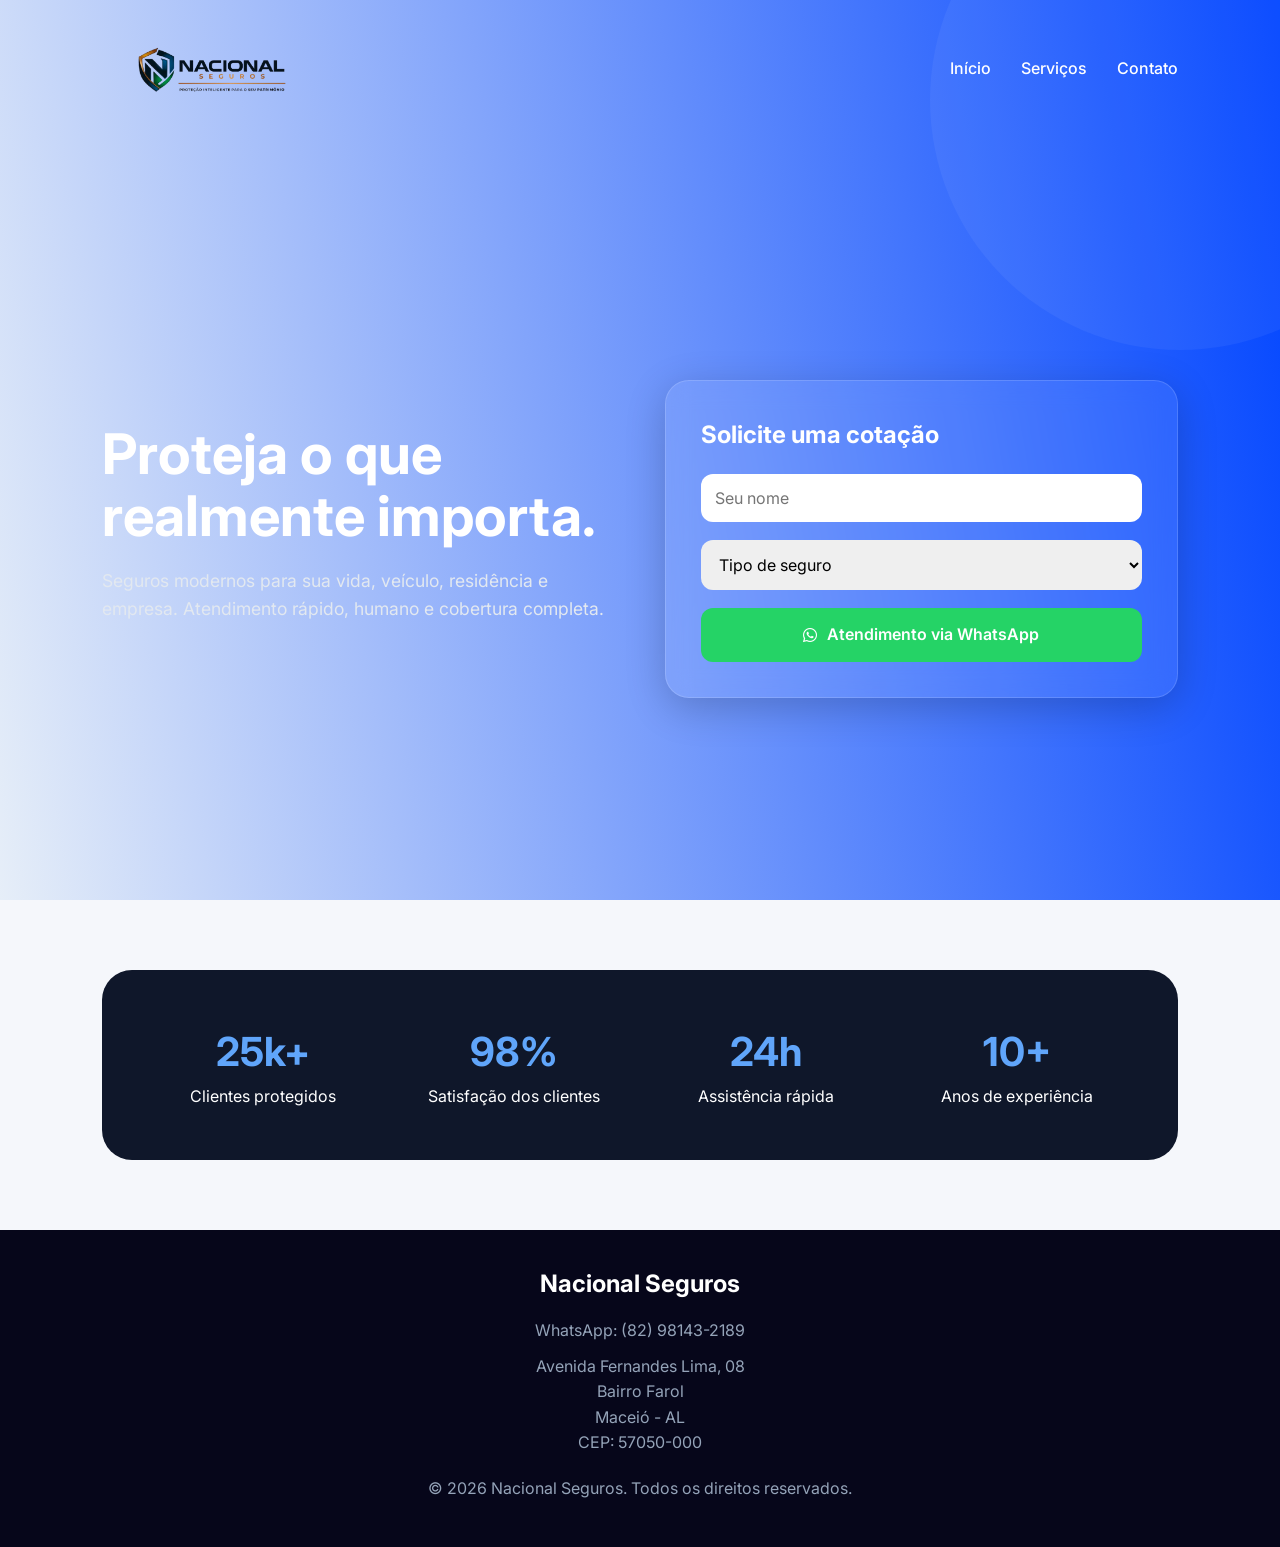
<file: index.html>
<!DOCTYPE html>
<html lang="pt-BR">
<head>
  <meta charset="UTF-8" />
  <meta name="viewport" content="width=device-width, initial-scale=1.0"/>
  <title>Nacional Seguros</title>
  <link rel="shortcut icon" href="images/logo_topo.png" type="image/png">
  <link rel="preconnect" href="https://fonts.googleapis.com">
  <link rel="preconnect" href="https://fonts.gstatic.com" crossorigin>

  <link href="https://fonts.googleapis.com/css2?family=Inter:wght@300;400;500;600;700&display=swap" rel="stylesheet">

  <!-- Font Awesome -->
  <link rel="stylesheet"
    href="https://cdnjs.cloudflare.com/ajax/libs/font-awesome/6.5.1/css/all.min.css"/>
  <link rel="stylesheet" href="css/style.css" />

</head>

<body>

<header id="inicio">

  <nav>

    <div class="logo">
        <span><img src="images/Logo_Nacional-removebg-preview.png" alt="Logo_nacional"></span>
    </div>

    <ul>
      <li><a href="index.html">Início</a></li>
      <li><a href="paginas/servicos.html">Serviços</a></li>
      <li><a href="paginas/contato.html">Contato</a></li>
    </ul>

    <button class="nav-toggle" id="navToggle" aria-label="Menu">
      <span></span><span></span><span></span>
    </button>

  </nav>

  <div class="hero">

    <div class="hero-text">

      <h1>Proteja o que realmente importa.</h1>

      <p>
        Seguros modernos para sua vida, veículo, residência e empresa.
        Atendimento rápido, humano e cobertura completa.
      </p>

      

    </div>

    <div class="hero-card">

      <h3>Solicite uma cotação</h3>

      <form class="quote-form">

        <input type="text" placeholder="Seu nome">

        <select>
          <option>Tipo de seguro</option>
          <option>Seguro Auto</option>
          <option>Seguro Residencial</option>
          <option>Seguro Empresarial</option>
          <option>Seguro de Vida</option>
        </select>
          <a
            href="https://wa.me/5582981432189?text=Olá!%20Gostaria%20de%20fazer%20uma%20cotação%20de%20seguro."
            target="_blank"
            class="btn whatsapp-btn"
          >
            <i class="fa-brands fa-whatsapp"></i>
            Atendimento via WhatsApp
        </a>

      </form>

    </div>

  </div>

</header>

<section>

  <div class="stats">

    <div class="stat">
      <h3>25k+</h3>
      <p>Clientes protegidos</p>
    </div>

    <div class="stat">
      <h3>98%</h3>
      <p>Satisfação dos clientes</p>
    </div>

    <div class="stat">
      <h3>24h</h3>
      <p>Assistência rápida</p>
    </div>

    <div class="stat">
      <h3>10+</h3>
      <p>Anos de experiência</p>
    </div>

  </div>

</section>

<footer>

  <h2>Nacional Seguros</h2>

  <p>WhatsApp: (82) 98143-2189</p>
   <p>
    Avenida Fernandes Lima, 08 <br>
    Bairro Farol <br>
    Maceió - AL <br>
    CEP: 57050-000 
  </p>
  <p style="margin-top:20px;">
    © 2026 Nacional Seguros. Todos os direitos reservados.
  </p>

</footer>

<script>
const toggle = document.getElementById('navToggle');
const navUl = document.querySelector('nav ul');

toggle.addEventListener('click', () => {
  toggle.classList.toggle('open');
  navUl.classList.toggle('open');
});

// Fecha ao clicar em qualquer link
navUl.querySelectorAll('a').forEach(link => {
  link.addEventListener('click', () => {
    toggle.classList.remove('open');
    navUl.classList.remove('open');
  });
});
</script>

</body>
</html>
</file>
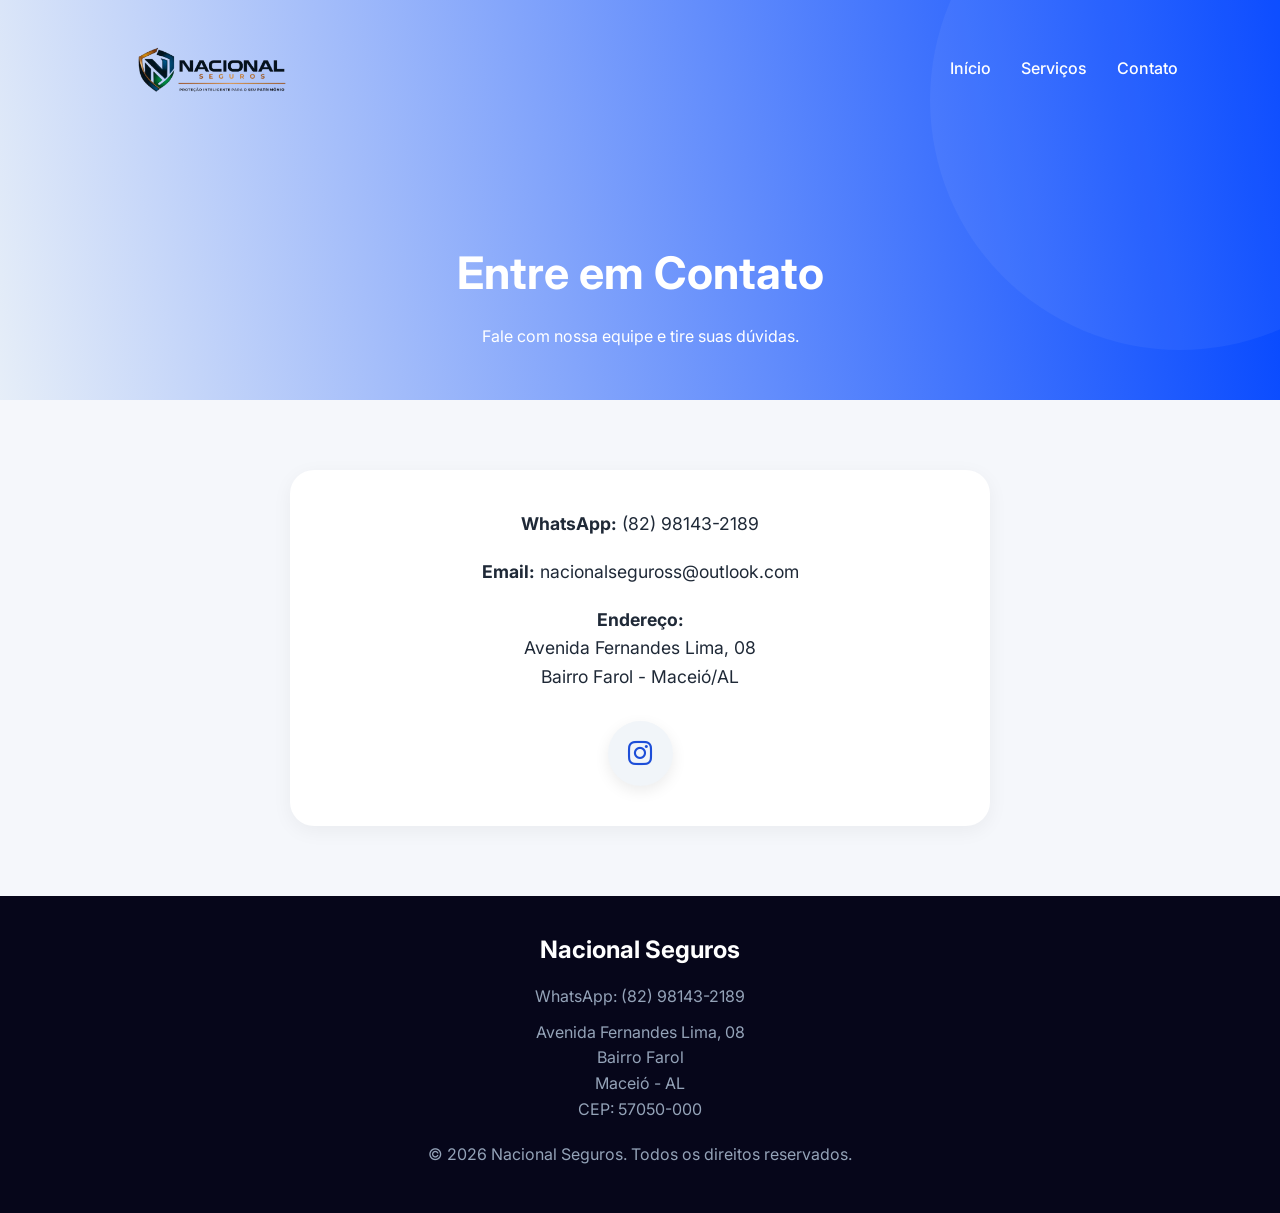
<file: paginas/contato.html>
<!DOCTYPE html>
<html lang="pt-BR">
<head>

  <meta charset="UTF-8">
  <meta name="viewport" content="width=device-width, initial-scale=1.0">

  <title>Contato - Nacional Seguros</title>

  <link rel="preconnect" href="https://fonts.googleapis.com">
  <link rel="preconnect" href="https://fonts.gstatic.com" crossorigin>
   <link rel="shortcut icon" href="../images/logo_topo.png" type="image/png">
  <link
    href="https://fonts.googleapis.com/css2?family=Inter:wght@300;400;500;600;700&display=swap"
    rel="stylesheet"
  />

  <link
    rel="stylesheet"
    href="https://cdnjs.cloudflare.com/ajax/libs/font-awesome/6.5.1/css/all.min.css"
  />

  <link rel="stylesheet" href="../css/style.css">

</head>

<body>

<header class="small-header">

  <nav>

    <div class="logo">
      <img src="../images/Logo_Nacional-removebg-preview.png" alt="Logo_nacional">
    </div>

    <ul>
      <li><a href="../index.html">Início</a></li>
      <li><a href= "servicos.html">Serviços</a></li>
      <li><a href="contato.html">Contato</a></li>
    </ul>

    <button class="nav-toggle" id="navToggle" aria-label="Menu">
      <span></span><span></span><span></span>
    </button>

  </nav>

  <div class="page-title">

    <h1>Entre em Contato</h1>

    <p>
      Fale com nossa equipe e tire suas dúvidas.
    </p>

  </div>

</header>

<section>

  <div class="contact-box">

    <p><strong>WhatsApp:</strong> (82) 98143-2189</p>

    <p><strong>Email:</strong> nacionalseguross@outlook.com</p>

    <p>
      <strong>Endereço:</strong><br>
      Avenida Fernandes Lima, 08<br>
      Bairro Farol - Maceió/AL
    </p>

    <div class="social-icons">

      <a href="https://www.instagram.com/nacionalseguross/" target="_blank">
        <i class="fa-brands fa-instagram"></i>
      </a>

    </div>

  </div>

</section>

<footer>

  <h2>Nacional Seguros</h2>

  <p>WhatsApp: (82) 98143-2189</p>

  <p>
    Avenida Fernandes Lima, 08<br>
    Bairro Farol<br>
    Maceió - AL<br>
    CEP: 57050-000
  </p>

  <p style="margin-top:20px;">
    © 2026 Nacional Seguros. Todos os direitos reservados.
  </p>

</footer>

<script>
const toggle = document.getElementById('navToggle');
const navUl = document.querySelector('nav ul');

toggle.addEventListener('click', () => {
  toggle.classList.toggle('open');
  navUl.classList.toggle('open');
});

// Fecha ao clicar em qualquer link
navUl.querySelectorAll('a').forEach(link => {
  link.addEventListener('click', () => {
    toggle.classList.remove('open');
    navUl.classList.remove('open');
  });
});
</script>
</body>
</html>
</file>
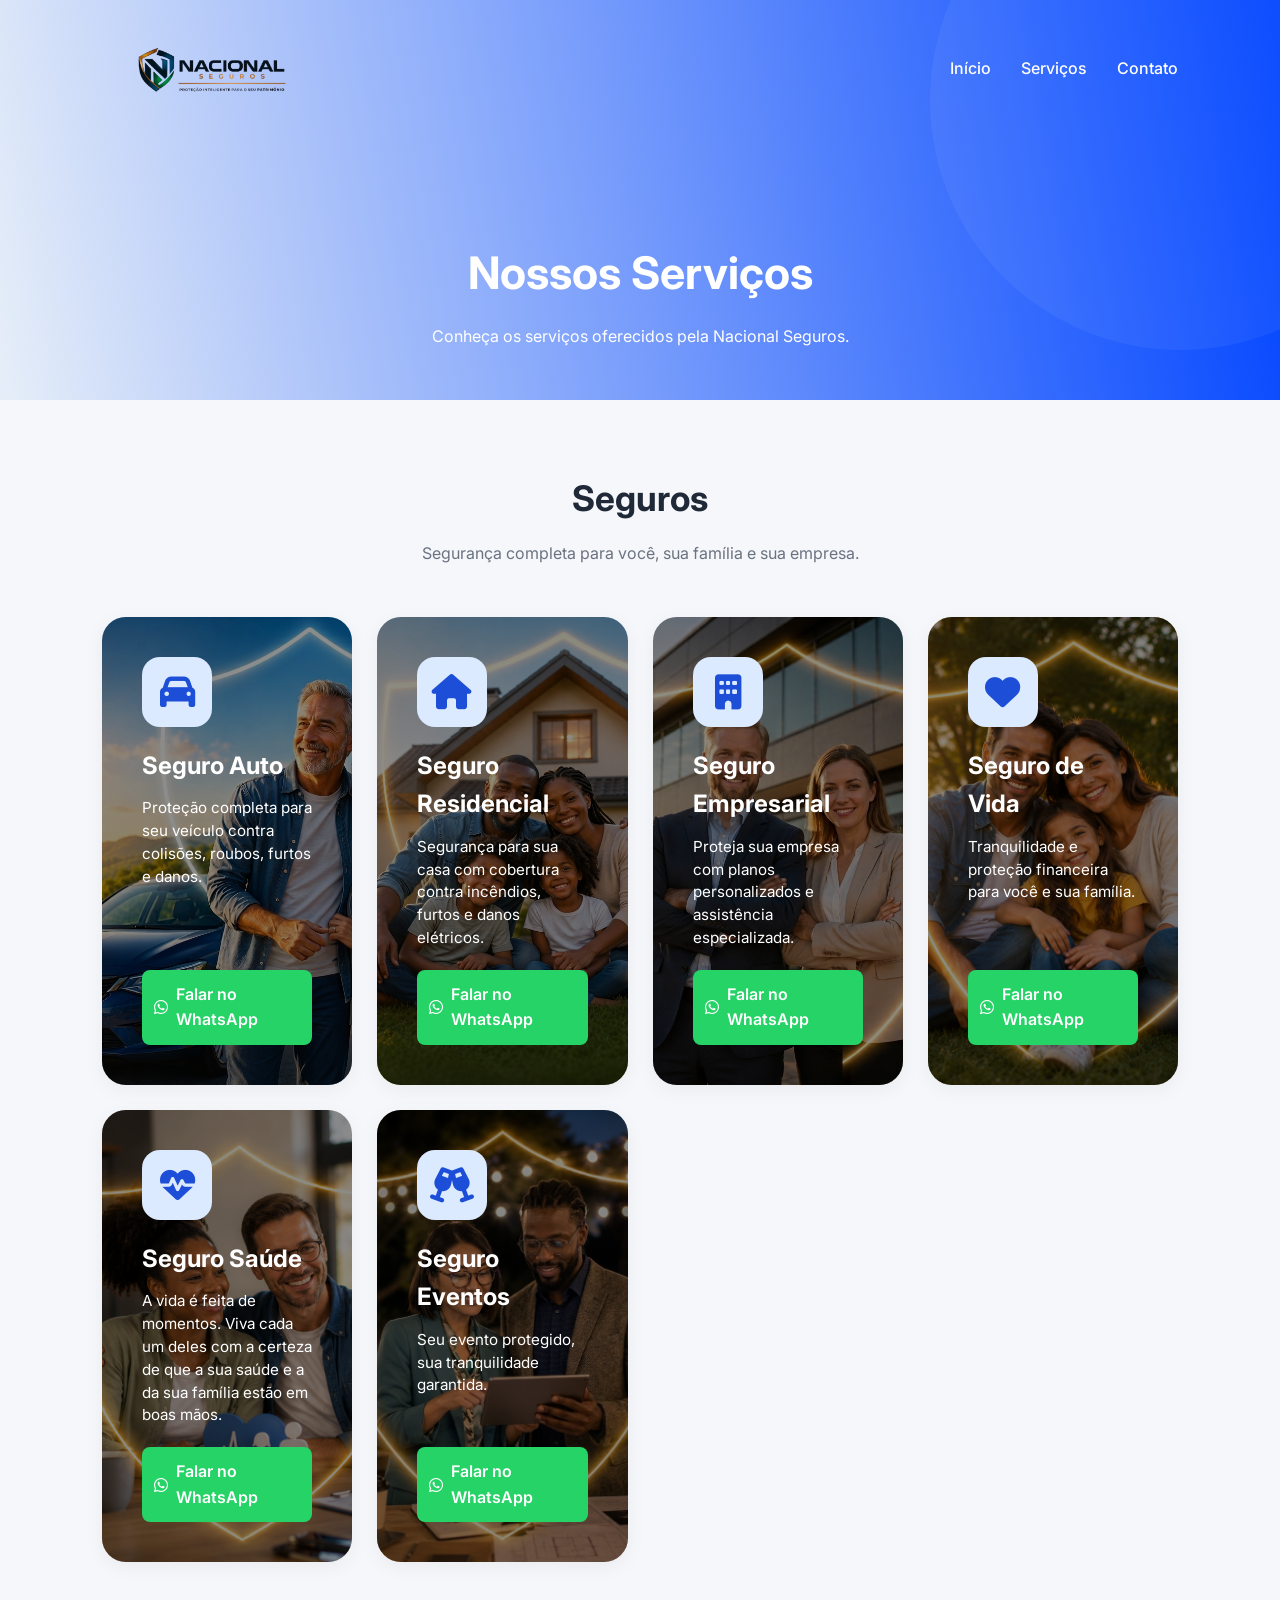
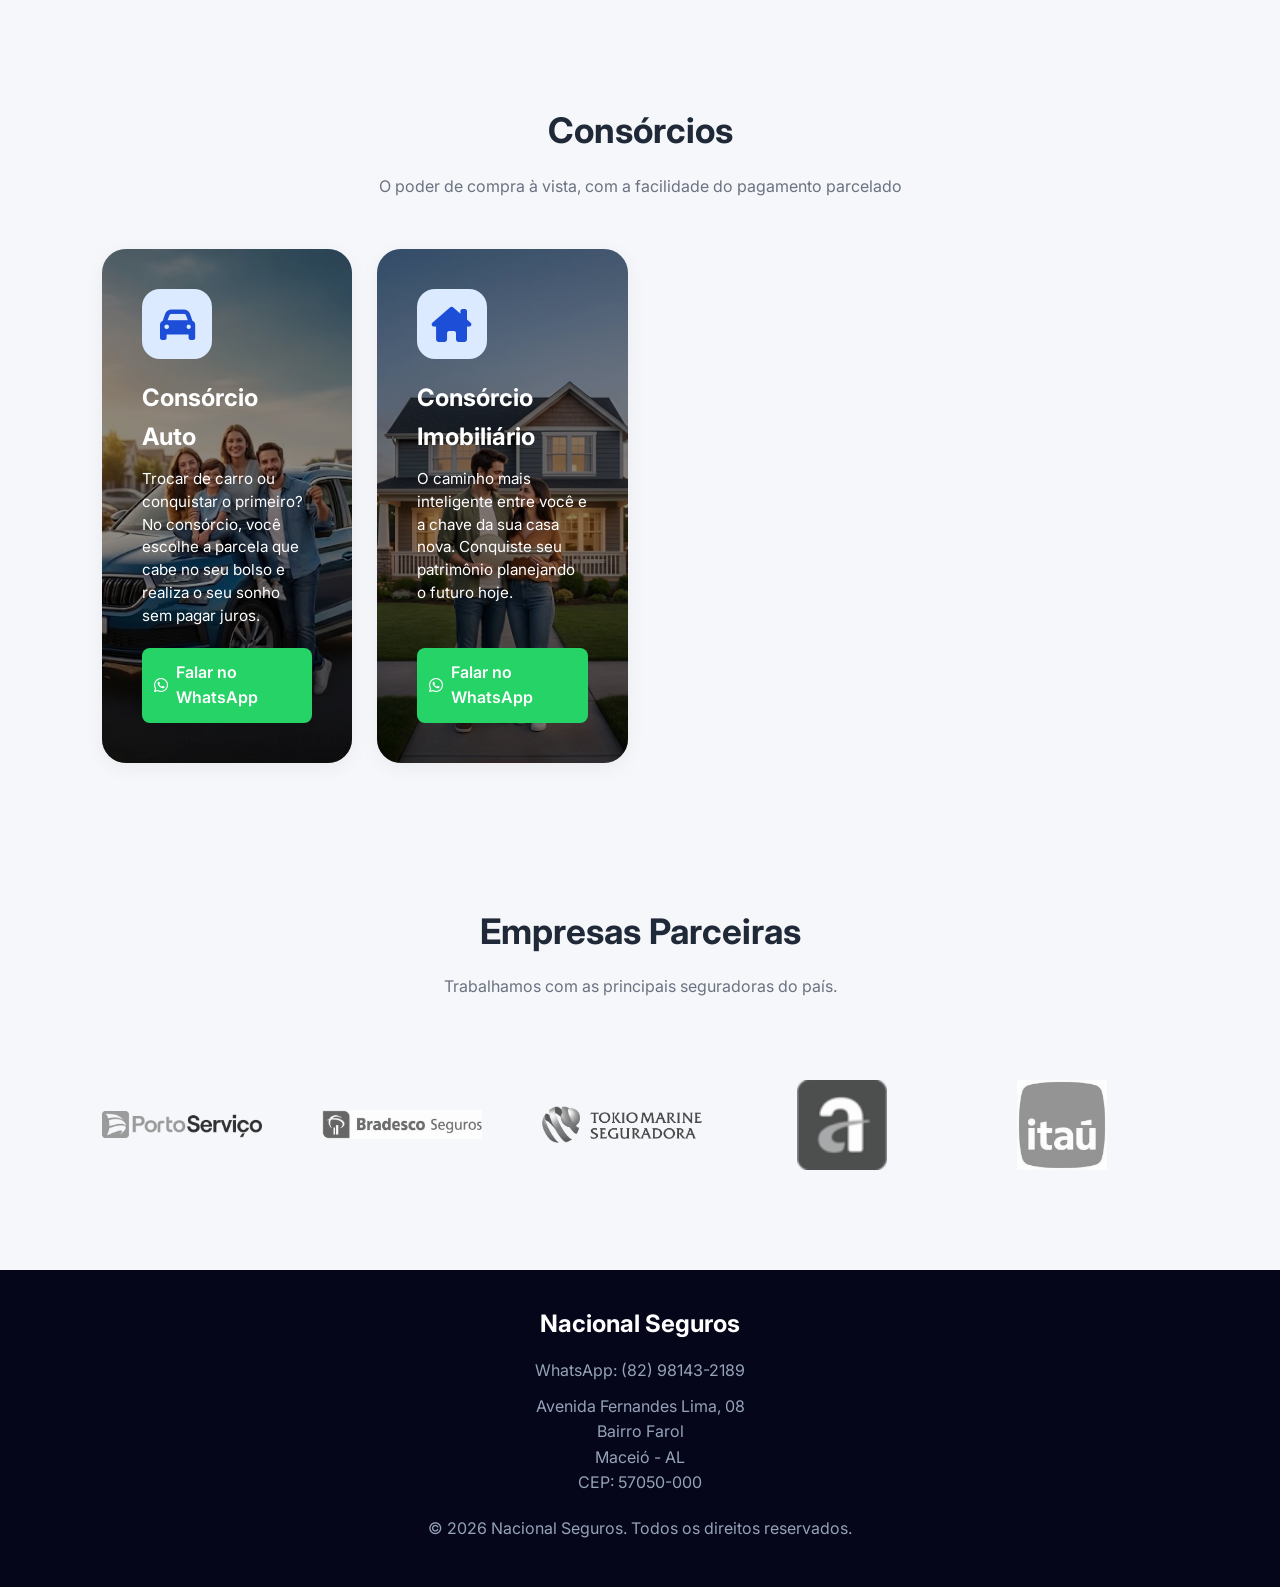
<file: paginas/servicos.html>
<!DOCTYPE html>
<html lang="pt-BR">
<head>

  <meta charset="UTF-8">
  <meta name="viewport" content="width=device-width, initial-scale=1.0">

  <title>Serviços - Nacional Seguros</title>
   <link rel="shortcut icon" href="../images/logo_topo.png" type="image/png">
  <link rel="preconnect" href="https://fonts.googleapis.com">
  <link rel="preconnect" href="https://fonts.gstatic.com" crossorigin>

  <link
    href="https://fonts.googleapis.com/css2?family=Inter:wght@300;400;500;600;700&display=swap"
    rel="stylesheet"
  />

  <link
    rel="stylesheet"
    href="https://cdnjs.cloudflare.com/ajax/libs/font-awesome/6.5.1/css/all.min.css"
  />

  <link rel="stylesheet" href="../css/style.css">

</head>

<body>

<header class="small-header">

  <nav>

    <div class="logo">
       <img src="../images/Logo_Nacional-removebg-preview.png" alt="Logo_nacional">
    </div>

    <ul>
      <li><a href="../index.html">Início</a></li>
      <li><a href="servicos.html">Serviços</a></li>
      <li><a href="contato.html">Contato</a></li>
    </ul>

    <button class="nav-toggle" id="navToggle" aria-label="Menu">
      <span></span><span></span><span></span>
    </button>

  </nav>

  <div class="page-title">

    <h1>Nossos Serviços</h1>

    <p>
      Conheça os serviços oferecidos pela Nacional Seguros.
    </p>

  </div>
 
</header>

  <section class="cor">
    
  <div class="section-title">
    <h2>Seguros</h2>
    <p>
      Segurança completa para você, sua família e sua empresa.
    </p>

  </div> 
    <div class="cards large-cards">

      <div class="card card-auto">

        <div class="card-icon">
          <i class="fa-solid fa-car"></i>
        </div>

        <h3>Seguro Auto</h3>

        <p>
          Proteção completa para seu veículo contra colisões,
          roubos, furtos e danos.
        </p>

        <a href="https://wa.me/5582981432189?text=Olá!%20Gostaria%20de%20fazer%20uma%20cotação%20de%20seguro%20auto."
          class="btn-whatsapp"
          target="_blank">

          <i class="fa-brands fa-whatsapp"></i>
          Falar no WhatsApp

        </a>

      </div>

      <div class="card card-residencial">

          <div class="card-icon">
            <i class="fa-solid fa-house"></i>
          </div>

          <h3>Seguro Residencial</h3>

          <p>
            Segurança para sua casa com cobertura contra incêndios,
            furtos e danos elétricos.
          </p>

          <a href="https://wa.me/5582981432189?text=Olá!%20Gostaria%20de%20fazer%20uma%20cotação%20de%20seguro%20residencial."
            class="btn-whatsapp"
            target="_blank">
          
            <i class="fa-brands fa-whatsapp"></i>
            Falar no WhatsApp
          </a>
          
      </div>

      <div class="card card-empresarial">

        <div class="card-icon">
          <i class="fa-solid fa-building"></i>
        </div>

        <h3>Seguro Empresarial</h3>

        <p>
          Proteja sua empresa com planos personalizados
          e assistência especializada.
        </p>
        <a href="https://wa.me/5582981432189?text=Olá!%20Gostaria%20de%20fazer%20uma%20cotação%20de%20seguro%20empresarial."
              class="btn-whatsapp"
              target="_blank">
            
              <i class="fa-brands fa-whatsapp"></i>
              Falar no WhatsApp
      
        </a>
        
      </div>

      <div class="card card-seguro-vida">
        <div class="card-icon">
          <i class="fa-solid fa-heart"></i>
        </div>

        <h3>Seguro de Vida</h3>

        <p>
          Tranquilidade e proteção financeira para você
          e sua família.
        </p>

        <a href="https://wa.me/5582981432189?text=Olá!%20Gostaria%20de%20fazer%20uma%20cotação%20de%20seguro%20de%20vida."
              class="btn-whatsapp"
              target="_blank">
            
              <i class="fa-brands fa-whatsapp"></i>
              Falar no WhatsApp  
        </a>

      </div>
      
      
      <div class="card card-saude">
        <div class="card-icon">
          <i class="fa-solid fa-heart-pulse"></i>
        </div>

        <h3>Seguro Saúde</h3>

        <p>
        A vida é feita de momentos. Viva cada um deles com a certeza de que a sua saúde e a da sua família estão em boas mãos.
        </p>
        <a href="https://wa.me/5582981432189?text=Olá!%20Gostaria%20de%20fazer%20uma%20cotação%20de%20seguro%20saúde."
              class="btn-whatsapp"
              target="_blank">
            
              <i class="fa-brands fa-whatsapp"></i>
              Falar no WhatsApp
        </a>
      </div>

      <div class="card card-evento">
        <div class="card-icon">
          <i class="fa-solid fa-glass-cheers"></i>
        </div>

        <h3>Seguro Eventos</h3>

        <p>
          Seu evento protegido, sua tranquilidade garantida.
        </p>

        <a href="https://wa.me/5582981432189?text=Olá!%20Gostaria%20de%20fazer%20uma%20cotação%20de%20seguro%20eventos."
              class="btn-whatsapp"
              target="_blank">
            
              <i class="fa-brands fa-whatsapp"></i>
              Falar no WhatsApp
        </a>
      </div>

  </div>
</section>

<section>
  <div class="section-title">
    <h2>Consórcios</h2>
    <p>O poder de compra à vista, com a facilidade do pagamento parcelado</p>
  </div>
  <div class="cards large-cards">

    <div class="card card-c-auto">
      <div class="card-icon">
        <i class="fa-solid fa-car"></i>
      </div>

      <h3>Consórcio Auto</h3>

      <p>
        Trocar de carro ou conquistar o primeiro? No consórcio, você escolhe a parcela 
        que cabe no seu bolso e realiza o seu sonho sem pagar juros.
      </p>
      <a href="https://wa.me/5582981432189?text=Olá!%20Gostaria%20de%20fazer%20uma%20cotação%20de%20consórcio%20auto." class="btn-whatsapp" target="_blank">

        <i class="fa-brands fa-whatsapp"></i>
        Falar no WhatsApp
      </a>
    </div>
    <div class="card card-imovel">
      <div class="card-icon">
        <i class="fa-solid fa-house-chimney"></i>
      </div>

      <h3>Consórcio Imobiliário</h3>

      <p>
        O caminho mais inteligente entre você e a chave da sua casa nova. Conquiste seu patrimônio planejando o futuro hoje.
      </p>

      <a href="https://wa.me/5582981432189?text=Olá!%20Gostaria%20de%20fazer%20uma%20cotação%20de%20consórcio%20imobiliário." class="btn-whatsapp" target="_blank">

        <i class="fa-brands fa-whatsapp"></i>
        Falar no WhatsApp
      </a>
    </div>
</section>
  <section>
  
  <div class="section-title">

    <h2>Empresas Parceiras</h2>

    <p>
      Trabalhamos com as principais seguradoras do país.
    </p>

  </div>
  <div class="partners-carousel">

    <div class="partners-track">

      <img src="../images/Porto_seguro.png" alt="Porto Seguro">
      <img src="../images/Bradesco.jfif" alt="Bradesco Seguros">
      <img src="../images/logo-tokiomarine.png" alt="Tokio Marine">
      <img src="../images/Azul_logo.png" alt="Azul Seguros">
      <img src="../images/itaú.jfif" alt="Itaú">
      <img src="../images/mitsui-logo.png" alt="Mitsui Seguros">
      <img src="../images/logo-mapfre.webp" alt="Mapfre Seguros">
      <img src="../images/logo_hdi.png" alt="HDI Seguros">
      <img src="../images/yelum_logo.png" alt="Yelum Seguros">
      <img src="../images/Alirio_logo.png" alt="Alirio Seguros">
      <img src="../images/Logo_justos.png" alt="Justos Seguros">
      <img src="../images/AF_SUHAI_LOGOTIPO_VERDE_ESCURO_RGB.webp" alt="Suhai Seguros">
      <img src="../images/allianz-logo.png" alt="Allianz Seguros">  
      <img src="../images/zurich-logo-blue.png" alt="Zurich Seguros">
      <img src="../images/logo-white.png" alt="MBM Seguros">
      <img src="../images/Logo-sulamerica-2048x523.webp" alt="SulAmérica Seguros">
      <img src="../images/Akad_logo.png" alt="Akad Seguros">
      <img src="../images/logo_hapvida.webp" alt="Hapvida">
      <img src="../images/Porto_seguro.png" alt="Porto Seguro">
      <img src="../images/Bradesco.jfif" alt="Bradesco Seguros">
      <img src="../images/logo-tokiomarine.png" alt="Tokio Marine">
      <img src="../images/Azul_logo.png" alt="Azul Seguros">
      <img src="../images/itaú.jfif" alt="Itaú">
      <img src="../images/mitsui-logo.png" alt="Mitsui Logos">
      <img src="../images/logo-mapfre.webp" alt="Mapfre Seguros">
      <img src="../images/logo_hdi.png" alt="HDI Seguros">
      <img src="../images/yelum_logo.png" alt="Yelum Seguros">
      <img src="../images/Alirio_logo.png" alt="Alirio Seguros">
      <img src="../images/Logo_justos.png" alt="Justos Seguros">
      <img src="../images/AF_SUHAI_LOGOTIPO_VERDE_ESCURO_RGB.webp" alt="Suhai Seguros">
      <img src="../images/allianz-logo.png" alt="Allianz Seguros">
      <img src="../images/zurich-logo-blue.png" alt="Zurich Seguros">
      <img src="../images/logo-white.png" alt="MBM Seguros">
      <img src="../images/Logo-sulamerica-2048x523.webp" alt="SulAmérica Seguros">
      <img src="../images/Akad_logo.png" alt="Akad Seguros">
      <img src="../images/logo_hapvida.webp" alt="Hapvida">
    </div>

  </div>
</section>

<footer>

  <h2>Nacional Seguros</h2>

  <p>WhatsApp: (82) 98143-2189</p>

  <p>
    Avenida Fernandes Lima, 08<br>
    Bairro Farol<br>
    Maceió - AL<br>
    CEP: 57050-000
  </p>

  <p style="margin-top:20px;">
    © 2026 Nacional Seguros. Todos os direitos reservados.
  </p>

</footer>

<script>
const toggle = document.getElementById('navToggle');
const navUl = document.querySelector('nav ul');

toggle.addEventListener('click', () => {
  toggle.classList.toggle('open');
  navUl.classList.toggle('open');
});

// Fecha ao clicar em qualquer link
navUl.querySelectorAll('a').forEach(link => {
  link.addEventListener('click', () => {
    toggle.classList.remove('open');
    navUl.classList.remove('open');
  });
});
</script>
</body>
</html>
</file>
<file: css/style.css>
*{
  margin:0;
  padding:0;
  box-sizing:border-box;
  font-family:'Inter',sans-serif;
  scroll-behavior:smooth;
}

body{
  background:#f5f7fb;
  color:#1f2937;
  line-height:1.6;
}

/* ===== HEADER ===== */
header{
  background:linear-gradient(80deg, rgb(230,238,248), #0044ff);
  color:#1e293b;
  min-height:100vh;
  padding:20px 8%;
  display:flex;
  flex-direction:column;
  position:relative;
  overflow:hidden;
}

header::before{
  content:'';
  position:absolute;
  width:500px;
  height:500px;
  background:rgba(255,255,255,.05);
  border-radius:50%;
  top:-150px;
  right:-150px;
}

.small-header{
  min-height:auto;
  height:auto;
  padding-bottom:40px;
}

/* ===== NAV ===== */
nav{
  display:flex;
  justify-content:space-between;
  align-items:center;
  margin-bottom:80px;
  position:relative;
  z-index:2;
}

/* Hamburger (oculto por padrão no desktop) */
.nav-toggle{
  display:none;
  background:none;
  border:2px solid rgba(255,255,255,.6);
  border-radius:8px;
  padding:8px 10px;
  cursor:pointer;
  flex-direction:column;
  gap:5px;
  z-index:10;
}

.nav-toggle span{
  display:block;
  width:22px;
  height:2px;
  background:white;
  border-radius:2px;
  transition:.3s;
}

.nav-toggle.open span:nth-child(1){
  transform:translateY(7px) rotate(45deg);
}
.nav-toggle.open span:nth-child(2){
  opacity:0;
}
.nav-toggle.open span:nth-child(3){
  transform:translateY(-7px) rotate(-45deg);
}

.logo{
  width:fit-content;
  height:fit-content;
  background:transparent;
  margin:0;
  padding:0;
}

.logo img{
  display:block;
  height:auto;
  width:220px;
}

nav ul{
  display:flex;
  list-style:none;
  gap:30px;
}

nav a{
  color:white;
  text-decoration:none;
  transition:.3s;
  font-weight:500;
}

nav a:hover{
  color:#3890f4;
}

/* ===== HERO ===== */
.hero{
  display:grid;
  grid-template-columns:repeat(auto-fit,minmax(280px,1fr));
  align-items:center;
  gap:50px;
  flex:1;
  position:relative;
  z-index:2;
}

.hero-text h1{
  font-size:3.5rem;
  line-height:1.1;
  margin-bottom:20px;
  color:white;
}

.hero-text p{
  color:#e2e8f0;
  margin-bottom:30px;
  max-width:600px;
  font-size:1.1rem;
}

/* ===== PAGE TITLE (servicos/contato) ===== */
.page-title{
  text-align:center;
  margin-top:20px;
  padding:20px 0 10px;
}

.page-title h1{
  color:white;
  font-size:2.8rem;
  margin-bottom:15px;
}

.page-title p{
  color:#ffffff;
  font-size:1rem;
}

/* ===== BUTTONS ===== */
.buttons{
  display:flex;
  gap:15px;
  flex-wrap:wrap;
}

.btn{
  padding:14px 28px;
  border:none;
  border-radius:12px;
  font-weight:600;
  cursor:pointer;
  transition:.3s;
  font-size:1rem;
  text-decoration:none;
}

.btn-primary{
  background:white;
  color:#1d4ed8;
}

.btn-primary:hover{
  background:#eff6ff;
  transform:translateY(-2px);
}

/* ===== HERO CARD ===== */
.hero-card{
  background:rgba(255,255,255,.08);
  border:1px solid rgba(255,255,255,.15);
  backdrop-filter:blur(12px);
  padding:35px;
  border-radius:24px;
  box-shadow:0 10px 40px rgba(0,0,0,.2);
  position:relative;
  z-index:2;
}

.hero-card h3{
  margin-bottom:20px;
  font-size:1.5rem;
  color:white;
}

.quote-form{
  display:flex;
  flex-direction:column;
  gap:18px;
}

.quote-form input,
.quote-form select{
  padding:14px;
  border:none;
  border-radius:12px;
  outline:none;
  font-size:1rem;
  width:100%;
}

.quote-form input:focus,
.quote-form select:focus{
  box-shadow:0 0 0 4px rgba(96,165,250,.3);
}

.whatsapp-btn{
  width:100%;
  background:#25D366;
  color:white;
  display:flex;
  align-items:center;
  justify-content:center;
  gap:10px;
}

.whatsapp-btn:hover{
  background:#1ebe5d;
  transform:translateY(-2px);
}

/* ===== SECTIONS ===== */
section{
  padding:70px 8%;
}

.section-title{
  text-align:center;
  margin-bottom:50px;
}

.section-title h2{
  font-size:2.2rem;
  margin-bottom:15px;
}

.section-title p{
  color:#6b7280;
}

/* ===== CARDS ===== */
.cards{
  display:grid;
  grid-template-columns:repeat(4,1fr);
  gap:25px;
}

.cards a{
  text-decoration:none;
  color:inherit;
}

.large-cards .card{
  padding:40px;
  min-height:420px;
}

.card{
  position:relative;
  overflow:hidden;
  padding:35px;
  border-radius:24px;
  box-shadow:0 5px 20px rgba(0,0,0,.05);
  transition:.3s;
  display:flex;
  flex-direction:column;
  background-size:cover;
  background-position:center;
  background-repeat:no-repeat;
}

.card::before{
  content:"";
  position:absolute;
  inset:0;
  background:rgba(0,0,0,.45);
}

.card > *{
  position:relative;
  z-index:1;
}

.card-auto      { background-image:url("../images/seguro_auto.png"); }
.card-residencial { background-image:url("../images/seguro_residencial.png"); }
.card-empresarial { background-image:url("../images/seguro_empresarial.png"); }
.card-seguro-vida { background-image:url("../images/seguro_vida.png"); }
.card-saude     { background-image:url("../images/seguro_saude.png"); }
.card-evento    { background-image:url("../images/seguro_eventos.png"); }
.card-c-auto    { background-image:url("../images/consorcio_auto.png"); }
.card-imovel    { background-image:url("../images/consorcio_imovel.jpeg"); }

.card:hover{
  transform:translateY(-8px);
  box-shadow:0 20px 40px rgba(0,0,0,.12);
}

.card-icon{
  width:70px;
  height:70px;
  background:#dbeafe;
  border-radius:18px;
  display:flex;
  align-items:center;
  justify-content:center;
  margin-bottom:20px;
  color:#1d4ed8;
}

.card-icon i{
  font-size:2.2rem;
}

.card h3{
  font-size:1.5rem;
  margin-bottom:12px;
  color:#ffffff;
}

.card p{
  font-size:.95rem;
  line-height:1.5;
  flex-grow:1;
  color:#ffffff;
}

/* ===== WHATSAPP BUTTON IN CARD ===== */
.btn-whatsapp{
  display:flex;
  align-items:center;
  justify-content:center;
  gap:8px;
  margin-top:20px;
  padding:12px;
  background:#25D366;
  color:#fff !important;
  border:none;
  border-radius:8px;
  text-decoration:none;
  font-weight:600;
  transition:.3s;
}

.btn-whatsapp i{
  color:#fff !important;
}

.btn-whatsapp:hover{
  background:#1ea952;
}

/* ===== PARTNERS CAROUSEL ===== */
.partners-carousel{
  width:100%;
  overflow:hidden;
  position:relative;
  padding:30px 0;
}

.partners-track{
  display:flex;
  align-items:center;
  gap:60px;
  width:max-content;
  animation:partners-scroll 20s linear infinite;
}

.partners-track img{
  width:160px;
  height:90px;
  object-fit:contain;
  transition:.3s;
  filter:grayscale(100%);
  opacity:.8;
}

.partners-track img:hover{
  filter:grayscale(0%);
  opacity:1;
  transform:scale(1.08);
}

@keyframes partners-scroll{
  from{ transform:translateX(0); }
  to  { transform:translateX(-50%); }
}

/* ===== STATS ===== */
.stats{
  background:#0f172a;
  color:white;
  border-radius:30px;
  padding:50px;
  display:grid;
  grid-template-columns:repeat(auto-fit,minmax(150px,1fr));
  gap:30px;
  text-align:center;
}

.stat h3{
  font-size:2.5rem;
  color:#60a5fa;
}

/* ===== CONTACT BOX ===== */
.contact-box{
  background:white;
  padding:40px;
  border-radius:24px;
  max-width:700px;
  margin:auto;
  text-align:center;
  box-shadow:0 5px 20px rgba(0,0,0,.05);
}

.contact-box p{
  margin-bottom:20px;
  font-size:1.1rem;
}

.social-icons{
  display:flex;
  justify-content:center;
  align-items:center;
  gap:25px;
  margin-top:30px;
}

.social-icons a{
  width:65px;
  height:65px;
  background:#f1f5f9;
  border-radius:50%;
  display:flex;
  align-items:center;
  justify-content:center;
  text-decoration:none;
  color:#1d4ed8;
  font-size:1.7rem;
  transition:.3s;
  box-shadow:0 5px 15px rgba(0,0,0,.08);
}

.social-icons a:hover{
  transform:translateY(-6px) scale(1.05);
  background:#1d4ed8;
  color:white;
}

/* ===== FOOTER ===== */
footer{
  background:#06061a;
  color:#94a3b8;
  padding:35px 8%;
  text-align:center;
}

footer h2{
  color:white;
  margin-bottom:15px;
}

footer p{
  margin:10px 0;
}

/* ===== FLOATING WHATSAPP ===== */
.floating-whatsapp{
  position:fixed;
  width:60px;
  height:60px;
  background:#25D366;
  color:white;
  border-radius:50%;
  right:20px;
  bottom:20px;
  display:flex;
  align-items:center;
  justify-content:center;
  font-size:1.8rem;
  text-decoration:none;
  box-shadow:0 10px 25px rgba(0,0,0,.2);
  z-index:999;
  transition:.3s;
}

.floating-whatsapp:hover{
  transform:scale(1.1);
}

/* ===== RESPONSIVIDADE ===== */

/* --- TABLET GRANDE (max 1100px) --- */
@media(max-width:1100px){
  .cards{
    grid-template-columns:repeat(3,1fr);
  }
}

/* --- TABLET (max 900px) --- */
@media(max-width:900px){
  .cards{
    grid-template-columns:repeat(2,1fr);
  }

  .hero-text h1{
    font-size:2.8rem;
  }

  .stats{
    padding:35px 25px;
  }
}

/* --- MOBILE / TABLET PEQUENO (max 768px) --- */
@media(max-width:768px){

  /* Header */
  header{
    padding:20px 6%;
  }

  /* Nav - hamburger ativo */
  nav{
    flex-direction:row;
    flex-wrap:nowrap;
    align-items:center;
    justify-content:space-between;
    margin-bottom:30px;
    gap:0;
    position:relative;
    z-index:1000;
  }

  .logo img{
    width:160px;
  }

  .nav-toggle{
    display:flex;
    position:relative;
    z-index:1001;
  }

  nav ul{
    display:none;
    flex-direction:column;
    gap:0;
    position:fixed;
    top:0;
    left:0;
    right:0;
    bottom:0;
    background:rgba(0,20,90,.98);
    padding:100px 8% 40px;
    z-index:999;
    overflow-y:auto;
  }

  nav ul.open{
    display:flex;
  }

  nav ul li a{
    font-size:1.4rem;
    font-weight:600;
    padding:18px 0;
    display:block;
    border-bottom:1px solid rgba(255,255,255,.12);
    color:white;
  }

  /* Hero */
  .hero{
    grid-template-columns:1fr;
    gap:30px;
  }

  .hero-text h1{
    font-size:2.2rem;
  }

  .hero-text p{
    font-size:1rem;
  }

  .hero-card{
    padding:25px;
  }

  /* Page title */
  .small-header{
    padding-bottom:30px;
  }

  .page-title{
    margin-top:10px;
  }

  .page-title h1{
    font-size:2rem;
  }

  /* Sections */
  section{
    padding:50px 6%;
  }

  .section-title h2{
    font-size:1.8rem;
  }

  /* Cards — 1 coluna */
  .cards{
    grid-template-columns:1fr;
    gap:20px;
  }

  .large-cards .card{
    min-height:320px;
    padding:30px;
  }

  /* Stats */
  .stats{
    border-radius:20px;
    padding:30px 20px;
    grid-template-columns:repeat(2,1fr);
    gap:20px;
  }

  .stat h3{
    font-size:2rem;
  }

  /* Parceiros */
  .partners-track{
    gap:30px;
  }

  .partners-track img{
    width:110px;
    height:65px;
  }

  /* Contact */
  .contact-box{
    padding:28px 20px;
  }

  .contact-box p{
    font-size:1rem;
  }

  /* Footer */
  footer{
    padding:30px 6%;
  }
}

/* --- MOBILE PEQUENO (max 480px) --- */
@media(max-width:480px){

  header{
    padding:16px 5%;
  }

  .logo img{
    width:130px;
  }

  .hero-text h1{
    font-size:1.8rem;
  }

  .page-title h1{
    font-size:1.6rem;
  }

  .section-title h2{
    font-size:1.5rem;
  }

  .stats{
    grid-template-columns:repeat(2,1fr);
  }

  .stat h3{
    font-size:1.7rem;
  }

  .card h3{
    font-size:1.3rem;
  }

  .social-icons a{
    width:55px;
    height:55px;
    font-size:1.4rem;
  }

  .floating-whatsapp{
    width:52px;
    height:52px;
    font-size:1.5rem;
    right:15px;
    bottom:15px;
  }

  section{
    padding:40px 5%;
  }
}
</file>
